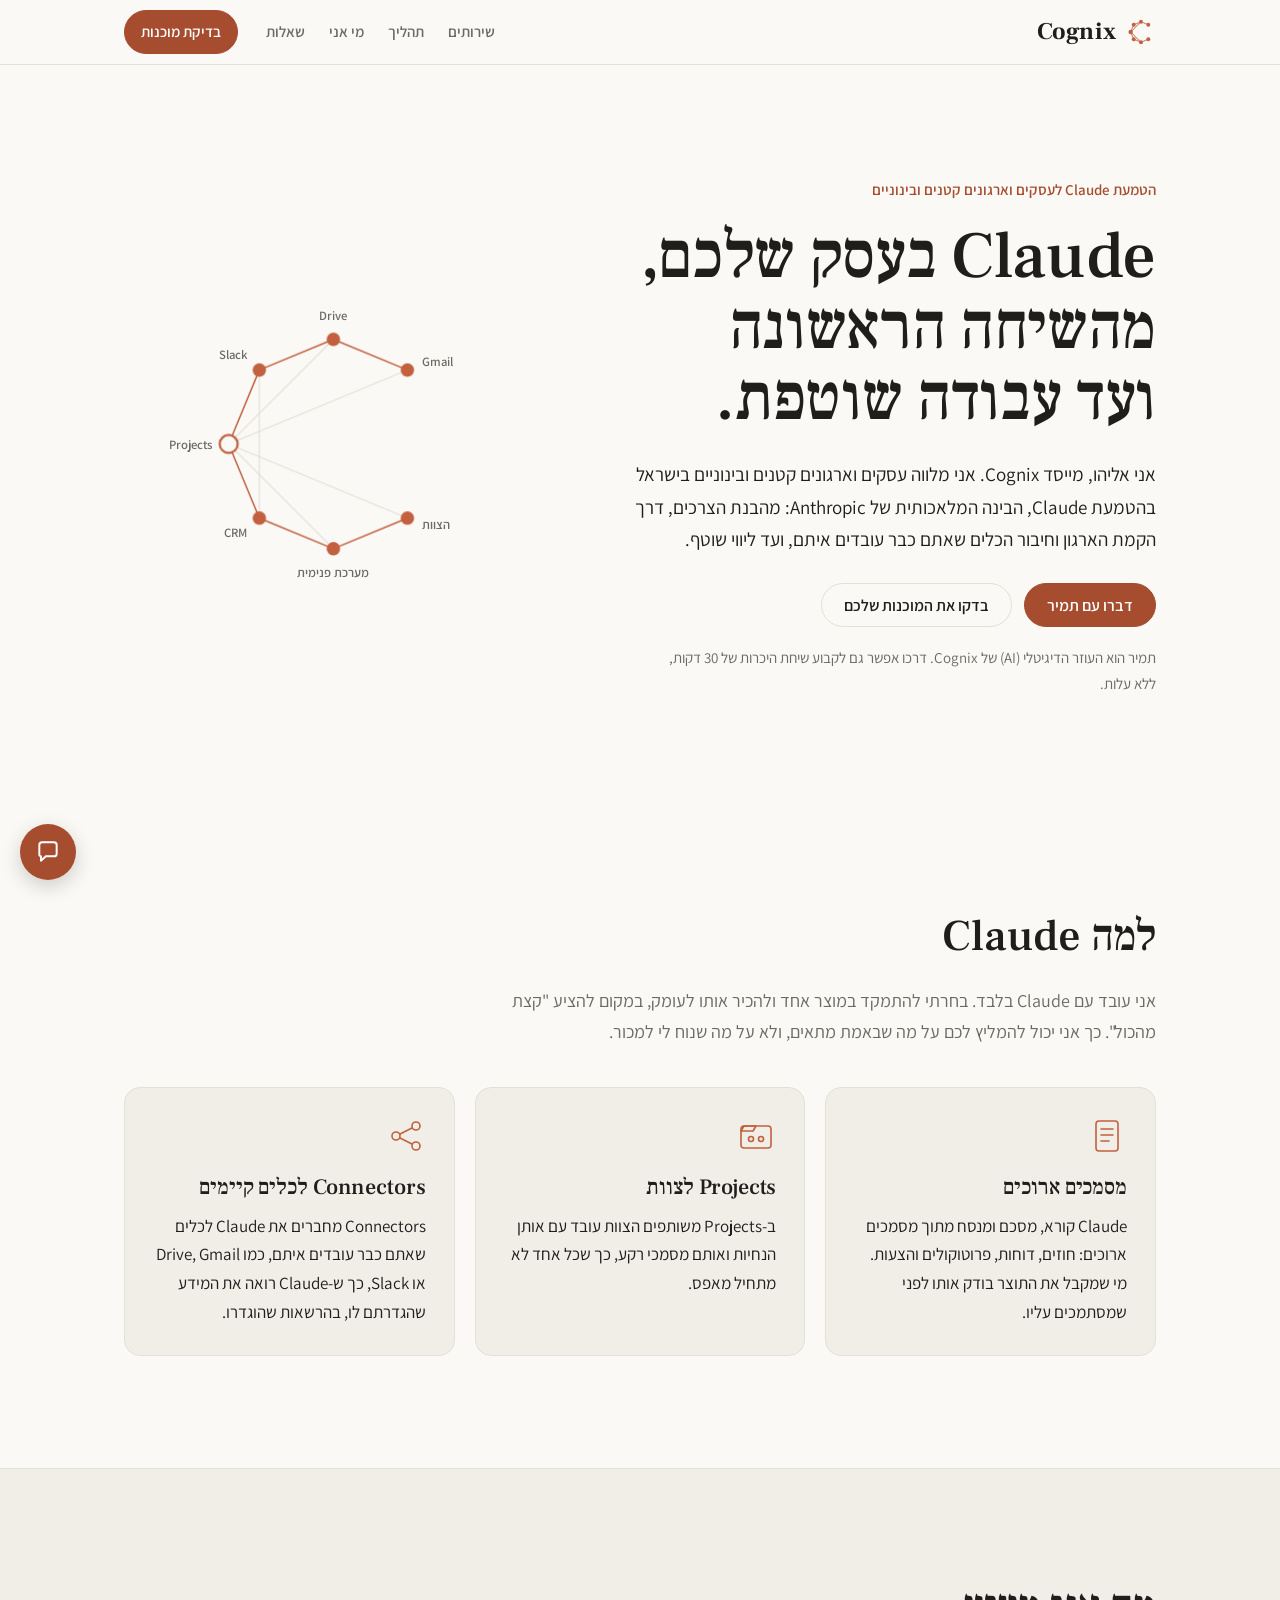
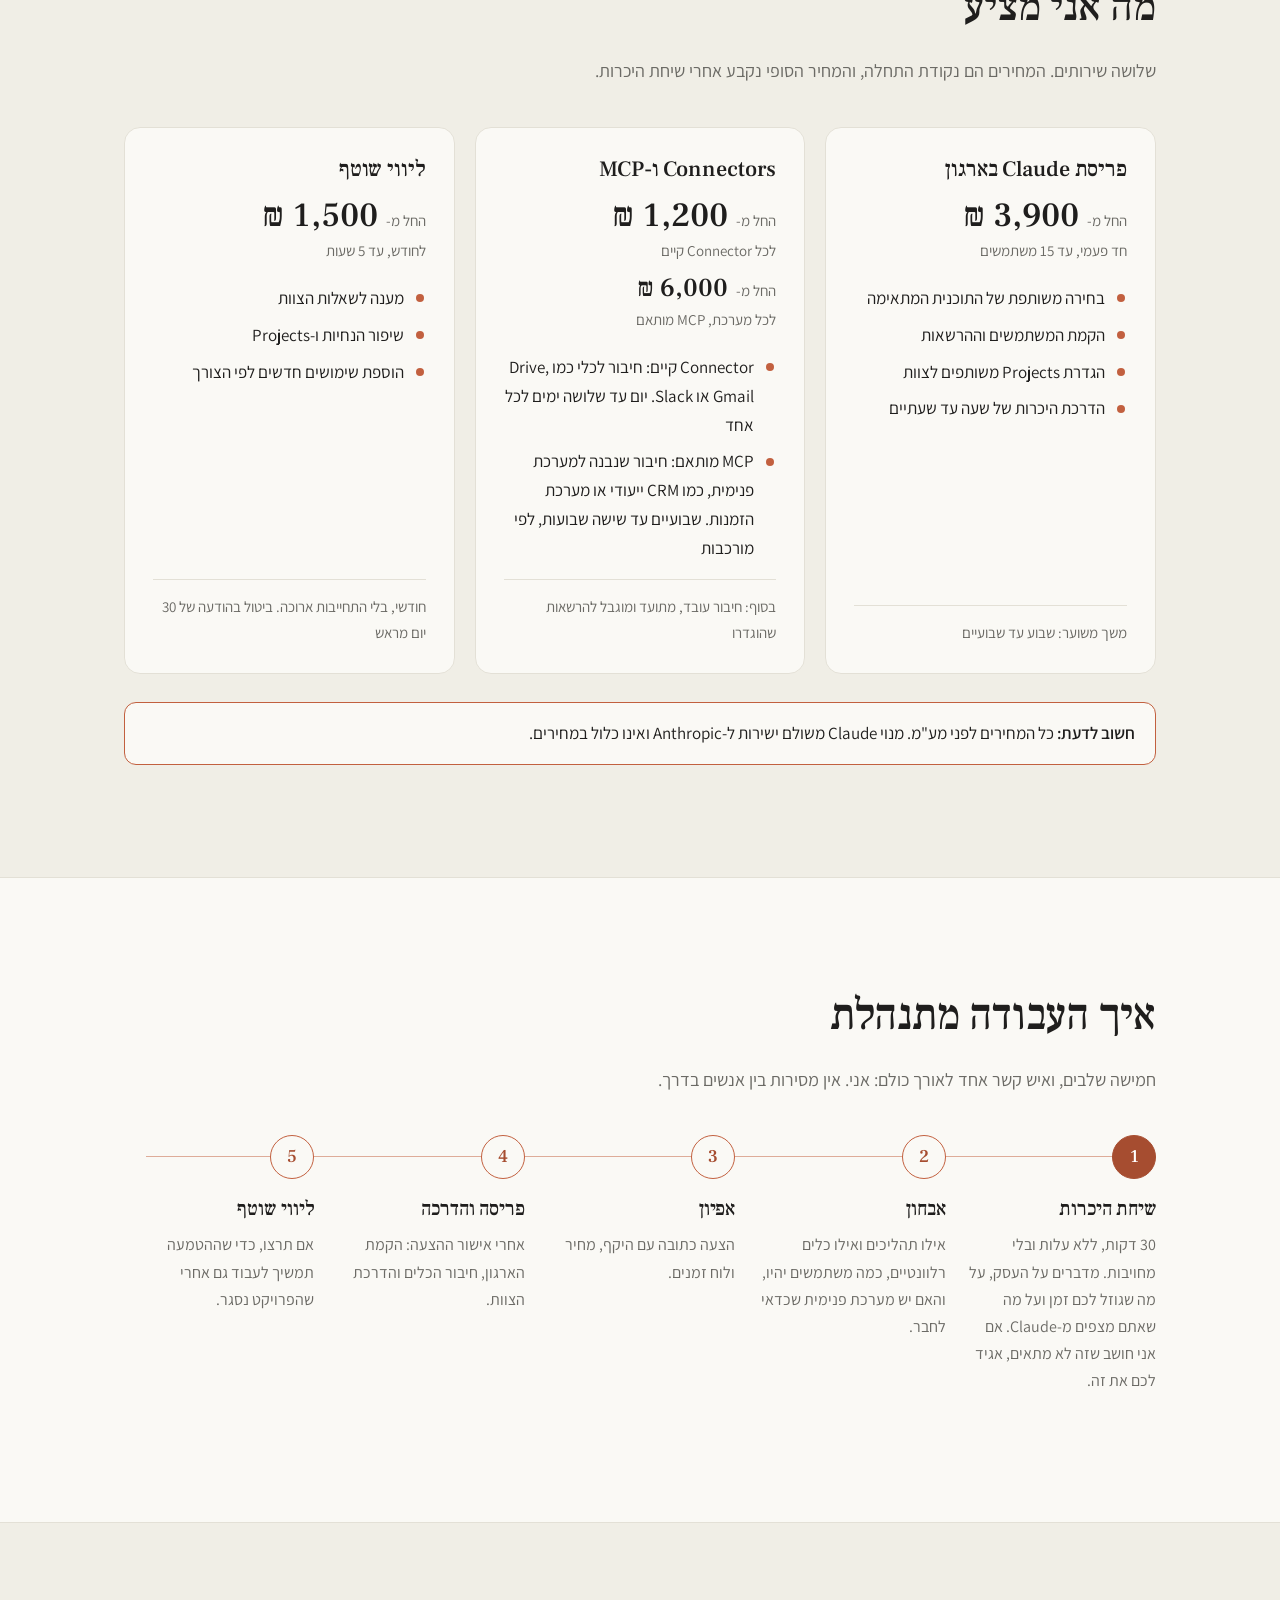
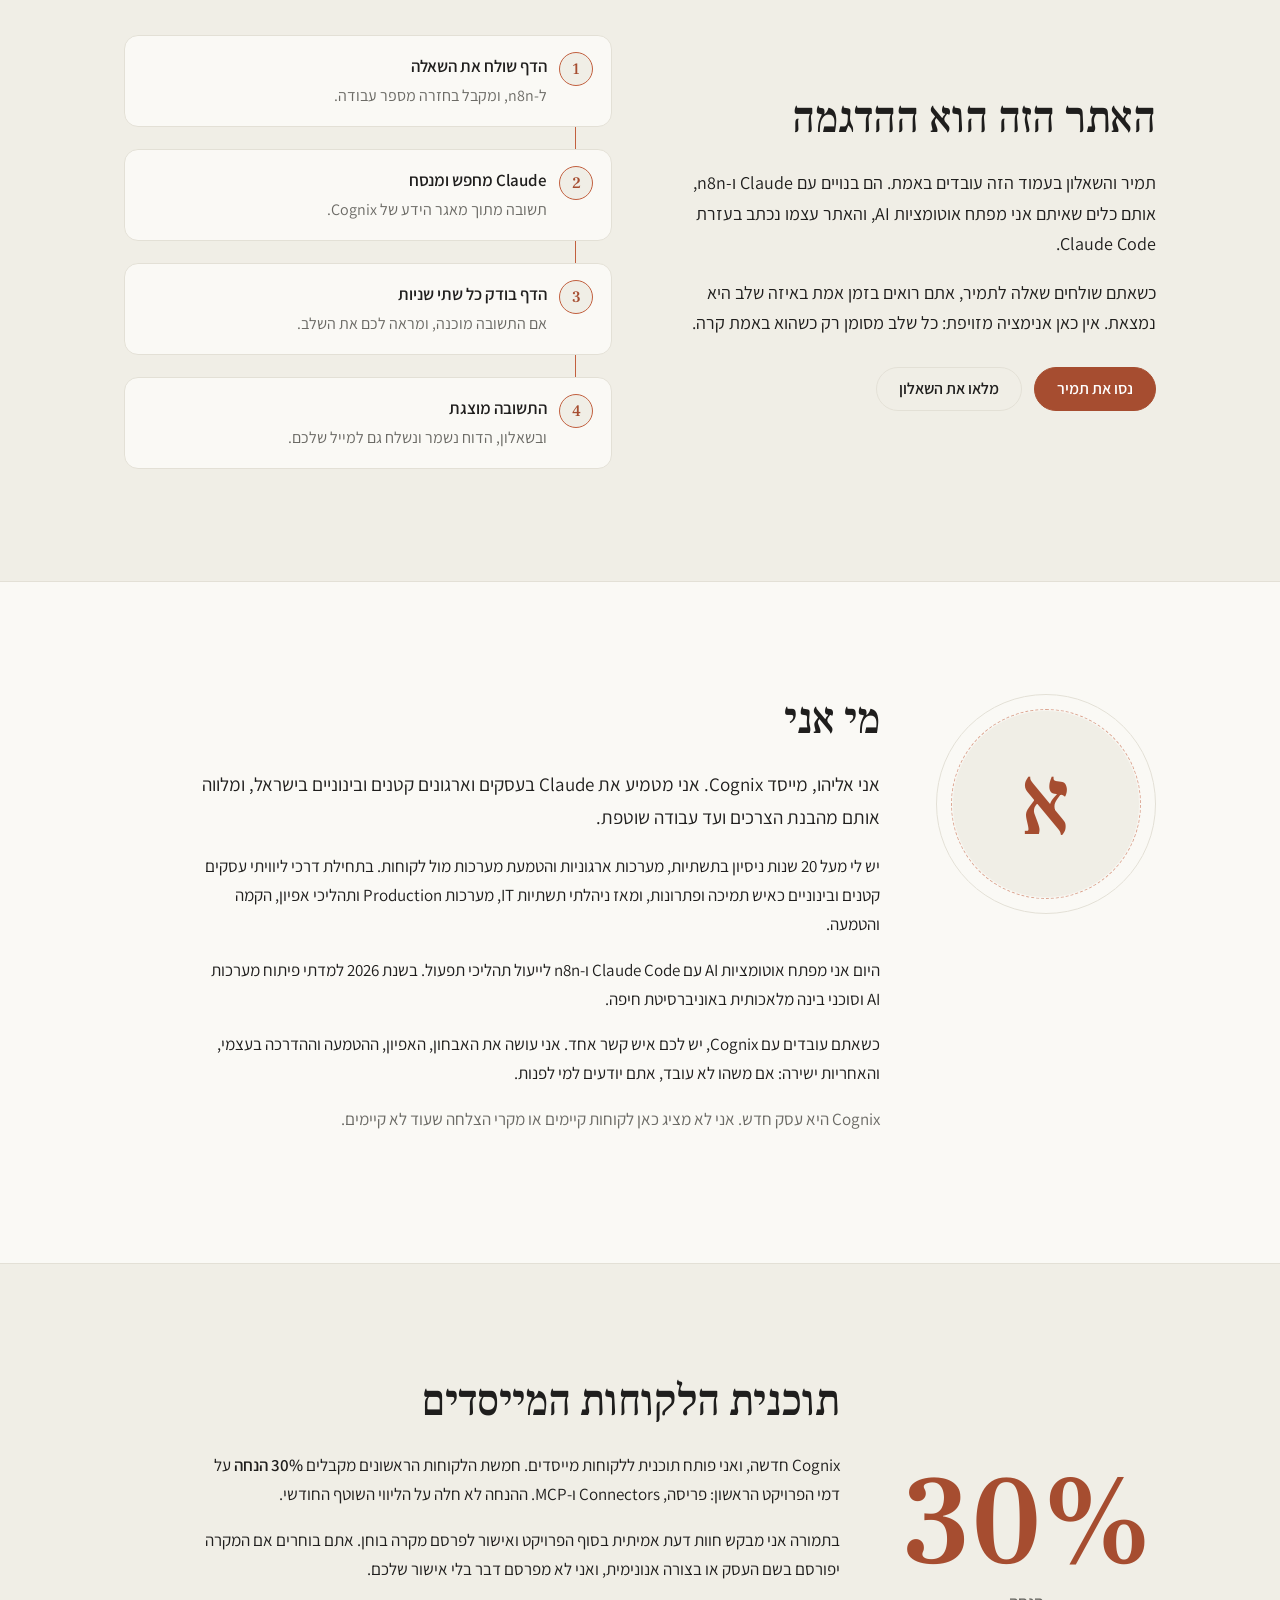
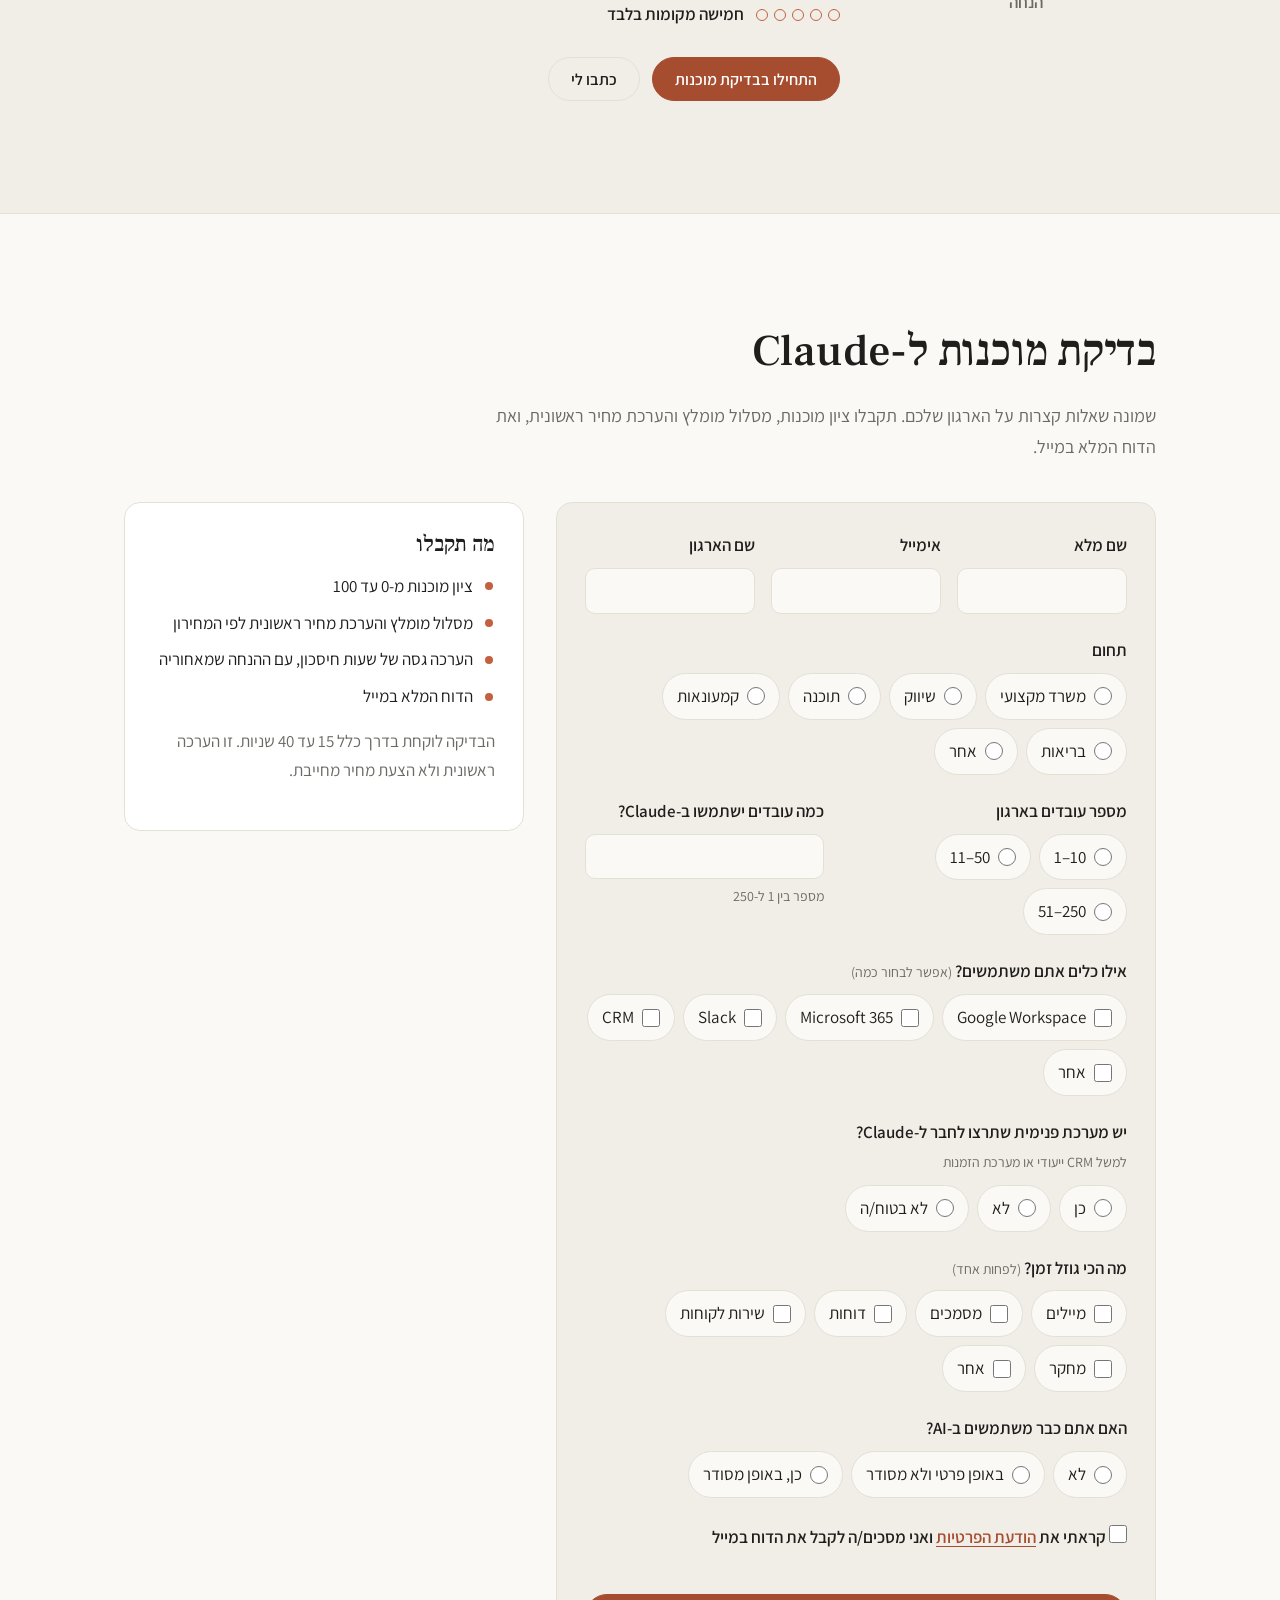
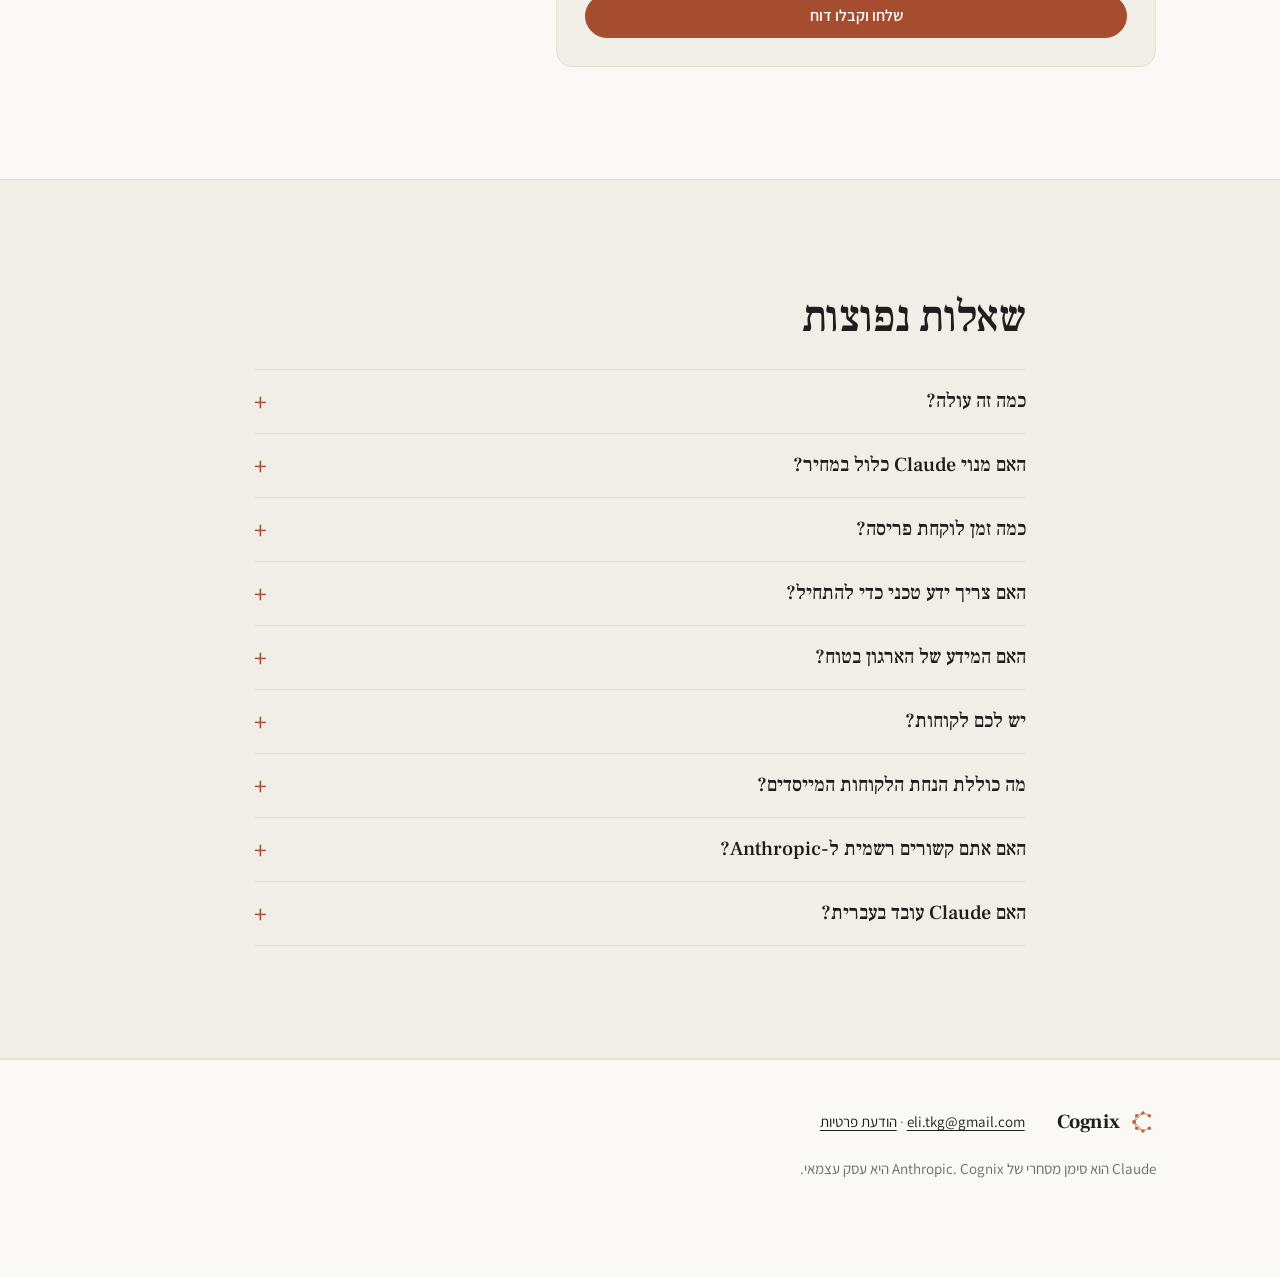
<file: index.html>
<!doctype html>
<html lang="he" dir="rtl">
<head>
  <meta charset="utf-8">
  <meta name="viewport" content="width=device-width, initial-scale=1, viewport-fit=cover">
  <title>Cognix | הטמעת Claude לעסקים קטנים ובינוניים</title>
  <meta name="description" content="אליהו, מייסד Cognix, מטמיע את Claude של Anthropic בעסקים וארגונים קטנים ובינוניים בישראל: פריסה, חיבור Connectors ו-MCP וליווי שוטף.">
  <meta name="color-scheme" content="light dark">
  <meta name="robots" content="noindex">
  <meta name="theme-color" content="#FAF9F5" media="(prefers-color-scheme: light)">
  <meta name="theme-color" content="#1F1E1D" media="(prefers-color-scheme: dark)">
  <link rel="icon" href="assets/favicon.svg" type="image/svg+xml">
  <link rel="preconnect" href="https://fonts.googleapis.com">
  <link rel="preconnect" href="https://fonts.gstatic.com" crossorigin>
  <link rel="stylesheet" href="https://fonts.googleapis.com/css2?family=Assistant:wght@400;600&family=Frank+Ruhl+Libre:wght@500;700&display=swap">
  <link rel="stylesheet" href="style.css">
</head>
<body>
  <a class="skip" href="#main">דלגו לתוכן</a>

  <header class="site-head">
    <div class="wrap head-row">
      <a class="brand" href="#top" aria-label="Cognix, לראש העמוד">
        <img src="assets/logo.svg" alt="" width="30" height="30">
        <span>Cognix</span>
      </a>
      <nav class="head-nav" aria-label="ניווט ראשי">
        <a href="#services">שירותים</a>
        <a href="#process">תהליך</a>
        <a href="#about">מי אני</a>
        <a href="#faq">שאלות</a>
      </nav>
      <a class="btn btn-sm" href="#readiness">בדיקת מוכנות</a>
    </div>
  </header>

  <main id="main">
    <!-- Hero -->
    <section id="top" class="hero" aria-labelledby="heroTitle">
      <div class="wrap hero-grid">
        <div class="hero-copy">
          <p class="kicker">הטמעת Claude לעסקים וארגונים קטנים ובינוניים</p>
          <h1 id="heroTitle">Claude בעסק שלכם, מהשיחה הראשונה ועד עבודה שוטפת.</h1>
          <p class="lead">אני אליהו, מייסד Cognix. אני מלווה עסקים וארגונים קטנים ובינוניים בישראל בהטמעת Claude, הבינה המלאכותית של Anthropic: מהבנת הצרכים, דרך הקמת הארגון וחיבור הכלים שאתם כבר עובדים איתם, ועד ליווי שוטף.</p>
          <div class="hero-actions">
            <button type="button" class="btn" data-open-chat>דברו עם תמיר</button>
            <a class="btn btn-ghost" href="#readiness">בדקו את המוכנות שלכם</a>
          </div>
          <p class="hero-note">תמיר הוא העוזר הדיגיטלי (AI) של Cognix. דרכו אפשר גם לקבוע שיחת היכרות של 30 דקות, ללא עלות.</p>
        </div>

        <figure class="hero-net" aria-hidden="true">
          <svg viewBox="-80 -10 560 420" class="net">
            <g class="net-chords">
              <line x1="200" y1="60" x2="60" y2="200"/>
              <line x1="60" y1="200" x2="200" y2="340"/>
              <line x1="101" y1="101" x2="101" y2="299"/>
              <line x1="299" y1="101" x2="60" y2="200"/>
              <line x1="299" y1="299" x2="60" y2="200"/>
            </g>
            <polyline class="net-arc" pathLength="1" points="299,101 200,60 101,101 60,200 101,299 200,340 299,299"/>
            <g class="net-nodes">
              <circle style="--i:0" cx="299" cy="101" r="9"/>
              <circle style="--i:1" cx="200" cy="60" r="9"/>
              <circle style="--i:2" cx="101" cy="101" r="9"/>
              <circle style="--i:3" cx="60" cy="200" r="12"/>
              <circle style="--i:4" cx="101" cy="299" r="9"/>
              <circle style="--i:5" cx="200" cy="340" r="9"/>
              <circle style="--i:6" cx="299" cy="299" r="9"/>
            </g>
            <g class="net-labels">
              <text x="318" y="96" text-anchor="start">Gmail</text>
              <text x="200" y="34" text-anchor="middle">Drive</text>
              <text x="84" y="86" text-anchor="end">Slack</text>
              <text x="38" y="206" text-anchor="end">Projects</text>
              <text x="84" y="324" text-anchor="end">CRM</text>
              <text x="200" y="378" text-anchor="middle">מערכת פנימית</text>
              <text x="318" y="314" text-anchor="start">הצוות</text>
            </g>
          </svg>
          <figcaption class="sr-only">איור: הכלים שאפשר לחבר ל-Claude בארגון.</figcaption>
        </figure>
      </div>
    </section>

    <!-- Why Claude -->
    <section id="why" class="section" aria-labelledby="whyTitle">
      <div class="wrap">
        <header class="sec-head">
          <h2 id="whyTitle">למה Claude</h2>
          <p>אני עובד עם Claude בלבד. בחרתי להתמקד במוצר אחד ולהכיר אותו לעומק, במקום להציע "קצת מהכול". כך אני יכול להמליץ לכם על מה שבאמת מתאים, ולא על מה שנוח לי למכור.</p>
        </header>
        <div class="cards cards-3">
          <article class="card">
            <svg class="card-ico" viewBox="0 0 40 40" aria-hidden="true"><rect x="9" y="5" width="22" height="30" rx="3"/><line x1="14" y1="13" x2="26" y2="13"/><line x1="14" y1="19" x2="26" y2="19"/><line x1="14" y1="25" x2="22" y2="25"/></svg>
            <h3>מסמכים ארוכים</h3>
            <p>Claude קורא, מסכם ומנסח מתוך מסמכים ארוכים: חוזים, דוחות, פרוטוקולים והצעות. מי שמקבל את התוצר בודק אותו לפני שמסתמכים עליו.</p>
          </article>
          <article class="card">
            <svg class="card-ico" viewBox="0 0 40 40" aria-hidden="true"><rect x="5" y="10" width="30" height="22" rx="3"/><path d="M5 15h12l3-5h-12z"/><circle cx="15" cy="23" r="2.5"/><circle cx="25" cy="23" r="2.5"/></svg>
            <h3>Projects לצוות</h3>
            <p>ב-Projects משותפים הצוות עובד עם אותן הנחיות ואותם מסמכי רקע, כך שכל אחד לא מתחיל מאפס.</p>
          </article>
          <article class="card">
            <svg class="card-ico" viewBox="0 0 40 40" aria-hidden="true"><circle cx="10" cy="20" r="4"/><circle cx="30" cy="10" r="4"/><circle cx="30" cy="30" r="4"/><line x1="14" y1="18" x2="26" y2="12"/><line x1="14" y1="22" x2="26" y2="28"/></svg>
            <h3>Connectors לכלים קיימים</h3>
            <p>Connectors מחברים את Claude לכלים שאתם כבר עובדים איתם, כמו Drive, Gmail או Slack, כך ש-Claude רואה את המידע שהגדרתם לו, בהרשאות שהוגדרו.</p>
          </article>
        </div>
      </div>
    </section>

    <!-- Services -->
    <section id="services" class="section section-alt" aria-labelledby="servicesTitle">
      <div class="wrap">
        <header class="sec-head">
          <h2 id="servicesTitle">מה אני מציע</h2>
          <p>שלושה שירותים. המחירים הם נקודת התחלה, והמחיר הסופי נקבע אחרי שיחת היכרות.</p>
        </header>
        <div class="cards cards-3">
          <article class="card service">
            <h3>פריסת Claude בארגון</h3>
            <p class="price"><span class="from">החל מ-</span><b>3,900 ₪</b><span class="unit">חד פעמי, עד 15 משתמשים</span></p>
            <ul class="ticks">
              <li>בחירה משותפת של התוכנית המתאימה</li>
              <li>הקמת המשתמשים וההרשאות</li>
              <li>הגדרת Projects משותפים לצוות</li>
              <li>הדרכת היכרות של שעה עד שעתיים</li>
            </ul>
            <p class="dur">משך משוער: שבוע עד שבועיים</p>
          </article>
          <article class="card service">
            <h3>Connectors ו-MCP</h3>
            <p class="price"><span class="from">החל מ-</span><b>1,200 ₪</b><span class="unit">לכל Connector קיים</span></p>
            <p class="price price-2"><span class="from">החל מ-</span><b>6,000 ₪</b><span class="unit">לכל מערכת, MCP מותאם</span></p>
            <ul class="ticks">
              <li>Connector קיים: חיבור לכלי כמו Drive, Gmail או Slack. יום עד שלושה ימים לכל אחד</li>
              <li>MCP מותאם: חיבור שנבנה למערכת פנימית, כמו CRM ייעודי או מערכת הזמנות. שבועיים עד שישה שבועות, לפי מורכבות</li>
            </ul>
            <p class="dur">בסוף: חיבור עובד, מתועד ומוגבל להרשאות שהוגדרו</p>
          </article>
          <article class="card service">
            <h3>ליווי שוטף</h3>
            <p class="price"><span class="from">החל מ-</span><b>1,500 ₪</b><span class="unit">לחודש, עד 5 שעות</span></p>
            <ul class="ticks">
              <li>מענה לשאלות הצוות</li>
              <li>שיפור הנחיות ו-Projects</li>
              <li>הוספת שימושים חדשים לפי הצורך</li>
            </ul>
            <p class="dur">חודשי, בלי התחייבות ארוכה. ביטול בהודעה של 30 יום מראש</p>
          </article>
        </div>
        <p class="price-note"><b>חשוב לדעת:</b> כל המחירים לפני מע"מ. מנוי Claude משולם ישירות ל-Anthropic ואינו כלול במחירים.</p>
      </div>
    </section>

    <!-- Process -->
    <section id="process" class="section" aria-labelledby="processTitle">
      <div class="wrap">
        <header class="sec-head">
          <h2 id="processTitle">איך העבודה מתנהלת</h2>
          <p>חמישה שלבים, ואיש קשר אחד לאורך כולם: אני. אין מסירות בין אנשים בדרך.</p>
        </header>
        <ol class="timeline">
          <li>
            <span class="tl-dot" aria-hidden="true"></span>
            <h3>שיחת היכרות</h3>
            <p>30 דקות, ללא עלות ובלי מחויבות. מדברים על העסק, על מה שגוזל לכם זמן ועל מה שאתם מצפים מ-Claude. אם אני חושב שזה לא מתאים, אגיד לכם את זה.</p>
          </li>
          <li>
            <span class="tl-dot" aria-hidden="true"></span>
            <h3>אבחון</h3>
            <p>אילו תהליכים ואילו כלים רלוונטיים, כמה משתמשים יהיו, והאם יש מערכת פנימית שכדאי לחבר.</p>
          </li>
          <li>
            <span class="tl-dot" aria-hidden="true"></span>
            <h3>אפיון</h3>
            <p>הצעה כתובה עם היקף, מחיר ולוח זמנים.</p>
          </li>
          <li>
            <span class="tl-dot" aria-hidden="true"></span>
            <h3>פריסה והדרכה</h3>
            <p>אחרי אישור ההצעה: הקמת הארגון, חיבור הכלים והדרכת הצוות.</p>
          </li>
          <li>
            <span class="tl-dot" aria-hidden="true"></span>
            <h3>ליווי שוטף</h3>
            <p>אם תרצו, כדי שההטמעה תמשיך לעבוד גם אחרי שהפרויקט נסגר.</p>
          </li>
        </ol>
      </div>
    </section>

    <!-- Live demo -->
    <section id="demo" class="section section-alt" aria-labelledby="demoTitle">
      <div class="wrap demo-grid">
        <div>
          <h2 id="demoTitle">האתר הזה הוא ההדגמה</h2>
          <p>תמיר והשאלון בעמוד הזה עובדים באמת. הם בנויים עם Claude ו-n8n, אותם כלים שאיתם אני מפתח אוטומציות AI, והאתר עצמו נכתב בעזרת Claude Code.</p>
          <p>כשאתם שולחים שאלה לתמיר, אתם רואים בזמן אמת באיזה שלב היא נמצאת. אין כאן אנימציה מזויפת: כל שלב מסומן רק כשהוא באמת קרה.</p>
          <div class="hero-actions">
            <button type="button" class="btn" data-open-chat>נסו את תמיר</button>
            <a class="btn btn-ghost" href="#readiness">מלאו את השאלון</a>
          </div>
        </div>
        <ol class="flow" aria-label="מה קורה כשאתם שולחים שאלה">
          <li><b>הדף שולח את השאלה</b><span>ל-n8n, ומקבל בחזרה מספר עבודה.</span></li>
          <li><b>Claude מחפש ומנסח</b><span>תשובה מתוך מאגר הידע של Cognix.</span></li>
          <li><b>הדף בודק כל שתי שניות</b><span>אם התשובה מוכנה, ומראה לכם את השלב.</span></li>
          <li><b>התשובה מוצגת</b><span>ובשאלון, הדוח נשמר ונשלח גם למייל שלכם.</span></li>
        </ol>
      </div>
    </section>

    <!-- About -->
    <section id="about" class="section" aria-labelledby="aboutTitle">
      <div class="wrap about-grid">
        <div class="about-mark" aria-hidden="true">
          <span class="initial">א</span>
        </div>
        <div>
          <h2 id="aboutTitle">מי אני</h2>
          <p class="lead">אני אליהו, מייסד Cognix. אני מטמיע את Claude בעסקים וארגונים קטנים ובינוניים בישראל, ומלווה אותם מהבנת הצרכים ועד עבודה שוטפת.</p>
          <p>יש לי מעל 20 שנות ניסיון בתשתיות, מערכות ארגוניות והטמעת מערכות מול לקוחות. בתחילת דרכי ליוויתי עסקים קטנים ובינוניים כאיש תמיכה ופתרונות, ומאז ניהלתי תשתיות IT, מערכות Production ותהליכי אפיון, הקמה והטמעה.</p>
          <p>היום אני מפתח אוטומציות AI עם Claude Code ו-n8n לייעול תהליכי תפעול. בשנת 2026 למדתי פיתוח מערכות AI וסוכני בינה מלאכותית באוניברסיטת חיפה.</p>
          <p>כשאתם עובדים עם Cognix, יש לכם איש קשר אחד. אני עושה את האבחון, האפיון, ההטמעה וההדרכה בעצמי, והאחריות ישירה: אם משהו לא עובד, אתם יודעים למי לפנות.</p>
          <p class="muted">Cognix היא עסק חדש. אני לא מציג כאן לקוחות קיימים או מקרי הצלחה שעוד לא קיימים.</p>
        </div>
      </div>
    </section>

    <!-- Founding clients -->
    <section id="founding" class="section section-alt" aria-labelledby="foundingTitle">
      <div class="wrap founding">
        <div class="founding-num" aria-hidden="true"><b>30%</b><span>הנחה</span></div>
        <div>
          <h2 id="foundingTitle">תוכנית הלקוחות המייסדים</h2>
          <p>Cognix חדשה, ואני פותח תוכנית ללקוחות מייסדים. חמשת הלקוחות הראשונים מקבלים <b>30% הנחה</b> על דמי הפרויקט הראשון: פריסה, Connectors ו-MCP. ההנחה לא חלה על הליווי השוטף החודשי.</p>
          <p>בתמורה אני מבקש חוות דעת אמיתית בסוף הפרויקט ואישור לפרסם מקרה בוחן. אתם בוחרים אם המקרה יפורסם בשם העסק או בצורה אנונימית, ואני לא מפרסם דבר בלי אישור שלכם.</p>
          <p class="spots"><span class="spot-dots" aria-hidden="true"><i></i><i></i><i></i><i></i><i></i></span>חמישה מקומות בלבד</p>
          <div class="hero-actions">
            <a class="btn" href="#readiness">התחילו בבדיקת מוכנות</a>
            <a class="btn btn-ghost" href="mailto:eli.tkg@gmail.com?subject=%D7%AA%D7%95%D7%9B%D7%A0%D7%99%D7%AA%20%D7%94%D7%9C%D7%A7%D7%95%D7%97%D7%95%D7%AA%20%D7%94%D7%9E%D7%99%D7%99%D7%A1%D7%93%D7%99%D7%9D">כתבו לי</a>
          </div>
        </div>
      </div>
    </section>

    <!-- Readiness -->
    <section id="readiness" class="section" aria-labelledby="readinessTitle">
      <div class="wrap">
        <header class="sec-head">
          <h2 id="readinessTitle">בדיקת מוכנות ל-Claude</h2>
          <p>שמונה שאלות קצרות על הארגון שלכם. תקבלו ציון מוכנות, מסלול מומלץ והערכת מחיר ראשונית, ואת הדוח המלא במייל.</p>
        </header>

        <div class="fit-grid">
          <form id="fitForm" class="fit-form" novalidate>
            <div class="row-3">
              <div class="field" data-field="name">
                <label for="f-name">שם מלא</label>
                <input id="f-name" name="name" type="text" autocomplete="name" required minlength="2" maxlength="80" data-msg="נא למלא שם מלא." aria-describedby="err-name">
                <p class="field-error" id="err-name" hidden></p>
              </div>
              <div class="field" data-field="email">
                <label for="f-email">אימייל</label>
                <input id="f-email" name="email" type="email" dir="ltr" autocomplete="email" required maxlength="120" data-msg="כתובת האימייל לא תקינה." aria-describedby="err-email">
                <p class="field-error" id="err-email" hidden></p>
              </div>
              <div class="field" data-field="org">
                <label for="f-org">שם הארגון</label>
                <input id="f-org" name="org" type="text" autocomplete="organization" required minlength="2" maxlength="100" data-msg="נא למלא את שם הארגון." aria-describedby="err-org">
                <p class="field-error" id="err-org" hidden></p>
              </div>
            </div>

            <fieldset class="field" data-field="industry" aria-describedby="err-industry">
              <legend>תחום</legend>
              <div class="opts">
                <label class="opt"><input type="radio" name="industry" value="professional" required data-msg="נא לבחור תחום."><span>משרד מקצועי</span></label>
                <label class="opt"><input type="radio" name="industry" value="marketing"><span>שיווק</span></label>
                <label class="opt"><input type="radio" name="industry" value="software"><span>תוכנה</span></label>
                <label class="opt"><input type="radio" name="industry" value="retail"><span>קמעונאות</span></label>
                <label class="opt"><input type="radio" name="industry" value="health"><span>בריאות</span></label>
                <label class="opt"><input type="radio" name="industry" value="other"><span>אחר</span></label>
              </div>
              <p class="field-error" id="err-industry" hidden></p>
            </fieldset>

            <div class="row-2">
              <fieldset class="field" data-field="size" aria-describedby="err-size">
                <legend>מספר עובדים בארגון</legend>
                <div class="opts">
                  <label class="opt"><input type="radio" name="size" value="1-10" required data-msg="נא לבחור את גודל הארגון."><span dir="ltr">1–10</span></label>
                  <label class="opt"><input type="radio" name="size" value="11-50"><span dir="ltr">11–50</span></label>
                  <label class="opt"><input type="radio" name="size" value="51-250"><span dir="ltr">51–250</span></label>
                </div>
                <p class="field-error" id="err-size" hidden></p>
              </fieldset>
              <div class="field" data-field="users">
                <label for="f-users">כמה עובדים ישתמשו ב-Claude?</label>
                <input id="f-users" name="users" type="number" inputmode="numeric" min="1" max="250" step="1" required data-msg="מספר המשתמשים צריך להיות בין 1 ל-250." aria-describedby="users-hint err-users">
                <p class="hint" id="users-hint">מספר בין 1 ל-250</p>
                <p class="field-error" id="err-users" hidden></p>
              </div>
            </div>

            <fieldset class="field" data-field="tools" aria-describedby="err-tools">
              <legend>אילו כלים אתם משתמשים? <span class="hint-inline">(אפשר לבחור כמה)</span></legend>
              <div class="opts">
                <label class="opt"><input type="checkbox" name="tools" value="google"><span>Google Workspace</span></label>
                <label class="opt"><input type="checkbox" name="tools" value="microsoft"><span>Microsoft 365</span></label>
                <label class="opt"><input type="checkbox" name="tools" value="slack"><span>Slack</span></label>
                <label class="opt"><input type="checkbox" name="tools" value="crm"><span>CRM</span></label>
                <label class="opt"><input type="checkbox" name="tools" value="other"><span>אחר</span></label>
              </div>
              <p class="field-error" id="err-tools" hidden></p>
            </fieldset>

            <fieldset class="field" data-field="internal" aria-describedby="internal-hint err-internal">
              <legend>יש מערכת פנימית שתרצו לחבר ל-Claude?</legend>
              <p class="hint" id="internal-hint">למשל CRM ייעודי או מערכת הזמנות</p>
              <div class="opts">
                <label class="opt"><input type="radio" name="internal" value="yes" required data-msg="נא לבחור אחת מהאפשרויות."><span>כן</span></label>
                <label class="opt"><input type="radio" name="internal" value="no"><span>לא</span></label>
                <label class="opt"><input type="radio" name="internal" value="unsure"><span>לא בטוח/ה</span></label>
              </div>
              <p class="field-error" id="err-internal" hidden></p>
            </fieldset>

            <fieldset class="field" data-field="painPoints" aria-describedby="err-painPoints">
              <legend>מה הכי גוזל זמן? <span class="hint-inline">(לפחות אחד)</span></legend>
              <div class="opts">
                <label class="opt"><input type="checkbox" name="painPoints" value="email"><span>מיילים</span></label>
                <label class="opt"><input type="checkbox" name="painPoints" value="docs"><span>מסמכים</span></label>
                <label class="opt"><input type="checkbox" name="painPoints" value="reports"><span>דוחות</span></label>
                <label class="opt"><input type="checkbox" name="painPoints" value="support"><span>שירות לקוחות</span></label>
                <label class="opt"><input type="checkbox" name="painPoints" value="research"><span>מחקר</span></label>
                <label class="opt"><input type="checkbox" name="painPoints" value="other"><span>אחר</span></label>
              </div>
              <p class="field-error" id="err-painPoints" hidden></p>
            </fieldset>

            <fieldset class="field" data-field="aiUse" aria-describedby="err-aiUse">
              <legend>האם אתם כבר משתמשים ב-AI?</legend>
              <div class="opts">
                <label class="opt"><input type="radio" name="aiUse" value="none" required data-msg="נא לבחור אחת מהאפשרויות."><span>לא</span></label>
                <label class="opt"><input type="radio" name="aiUse" value="informal"><span>באופן פרטי ולא מסודר</span></label>
                <label class="opt"><input type="radio" name="aiUse" value="organized"><span>כן, באופן מסודר</span></label>
              </div>
              <p class="field-error" id="err-aiUse" hidden></p>
            </fieldset>

            <div class="hp" aria-hidden="true">
              <label for="f-website">אתר (השאירו ריק)</label>
              <input id="f-website" name="website" type="text" tabindex="-1" autocomplete="off">
            </div>

            <div class="field" data-field="consent">
              <label class="consent" for="f-consent">
                <input id="f-consent" name="consent" type="checkbox" required data-msg="נא לאשר את הודעת הפרטיות." aria-describedby="err-consent">
                <span>קראתי את <a href="privacy.html" target="_blank" rel="noopener">הודעת הפרטיות</a> ואני מסכים/ה לקבל את הדוח במייל</span>
              </label>
              <p class="field-error" id="err-consent" hidden></p>
            </div>

            <p id="fitFormError" class="field-error" role="alert" hidden></p>
            <button id="fitSubmit" type="submit" class="btn btn-wide">שלחו וקבלו דוח</button>
          </form>

          <aside id="fitPanel" class="fit-panel" aria-label="תוצאת הבדיקה">
            <div id="fitIntro" class="fit-intro">
              <h3>מה תקבלו</h3>
              <ul class="ticks">
                <li>ציון מוכנות מ-0 עד 100</li>
                <li>מסלול מומלץ והערכת מחיר ראשונית לפי המחירון</li>
                <li>הערכה גסה של שעות חיסכון, עם ההנחה שמאחוריה</li>
                <li>הדוח המלא במייל</li>
              </ul>
              <p class="muted">הבדיקה לוקחת בדרך כלל 15 עד 40 שניות. זו הערכה ראשונית ולא הצעת מחיר מחייבת.</p>
            </div>
          </aside>
        </div>
      </div>
    </section>

    <!-- FAQ -->
    <section id="faq" class="section section-alt" aria-labelledby="faqTitle">
      <div class="wrap faq-wrap">
        <h2 id="faqTitle">שאלות נפוצות</h2>
        <div class="faq">
          <details>
            <summary>כמה זה עולה?</summary>
            <p>המחירים הם החל מ-: פריסה החל מ-3,900 ₪, Connector קיים החל מ-1,200 ₪, MCP מותאם החל מ-6,000 ₪ לכל מערכת, וליווי שוטף החל מ-1,500 ₪ לחודש. כל המחירים לפני מע"מ. המחיר הסופי נקבע אחרי שיחת היכרות.</p>
          </details>
          <details>
            <summary>האם מנוי Claude כלול במחיר?</summary>
            <p>לא. מנוי Claude משולם ישירות ל-Anthropic ואינו כלול במחירים שלי. את התוכנית המתאימה נבחר יחד בשיחת האבחון, לפי מספר המשתמשים והצרכים.</p>
          </details>
          <details>
            <summary>כמה זמן לוקחת פריסה?</summary>
            <p>בדרך כלל שבוע עד שבועיים. חיבור Connector לוקח יום עד שלושה ימים לכל אחד, ו-MCP מותאם שבועיים עד שישה שבועות.</p>
          </details>
          <details>
            <summary>האם צריך ידע טכני כדי להתחיל?</summary>
            <p>לא. אני מקים את הסביבה, ובהדרכת ההיכרות אני מסביר לצוות איך עובדים עם Claude ביומיום.</p>
          </details>
          <details>
            <summary>האם המידע של הארגון בטוח?</summary>
            <p>אני עובד בהרשאות מינימליות, בתוך סביבת Claude שלכם, ולא שומר עותקים של המידע. גישת מנהל שקיבלתי מוחזרת אליכם בסוף הפרויקט. מה Anthropic עושה עם המידע מתועד ב-<a href="https://support.claude.com" target="_blank" rel="noopener noreferrer" dir="ltr">support.claude.com</a>, ושם כדאי לקרוא את המידע העדכני.</p>
          </details>
          <details>
            <summary>יש לכם לקוחות?</summary>
            <p>Cognix היא עסק חדש, ולכן אין עדיין לקוחות להציג. תוכנית הלקוחות המייסדים פתוחה, ובה אני בונה את מקרי הבוחן הראשונים.</p>
          </details>
          <details>
            <summary>מה כוללת הנחת הלקוחות המייסדים?</summary>
            <p>30% הנחה על הפרויקט הראשון (פריסה, Connectors ו-MCP, לא כולל ליווי שוטף) לחמשת הלקוחות הראשונים. בתמורה אני מבקש חוות דעת בסוף הפרויקט ואישור לפרסם מקרה בוחן, בשם העסק או בצורה אנונימית, לפי בחירתכם.</p>
          </details>
          <details>
            <summary>האם אתם קשורים רשמית ל-Anthropic?</summary>
            <p>לא. Cognix היא עסק עצמאי, ו-Claude הוא סימן מסחרי של Anthropic.</p>
          </details>
          <details>
            <summary>האם Claude עובד בעברית?</summary>
            <p>כן, Claude עובד בעברית.</p>
          </details>
        </div>
      </div>
    </section>
  </main>

  <footer class="site-foot">
    <div class="wrap foot-row">
      <div class="brand brand-foot">
        <img src="assets/logo.svg" alt="" width="26" height="26">
        <span>Cognix</span>
      </div>
      <p><a href="mailto:eli.tkg@gmail.com" dir="ltr">eli.tkg@gmail.com</a> · <a href="privacy.html">הודעת פרטיות</a></p>
      <p class="tm">Claude הוא סימן מסחרי של Anthropic. Cognix היא עסק עצמאי.</p>
    </div>
  </footer>

  <!-- Chat -->
  <button id="chatOpen" type="button" class="chat-fab" data-open-chat aria-label="פתיחת צ'אט עם תמיר" aria-haspopup="dialog" aria-controls="chat">
    <svg viewBox="0 0 24 24" aria-hidden="true"><path d="M4 5.5A2.5 2.5 0 0 1 6.5 3h11A2.5 2.5 0 0 1 20 5.5v8a2.5 2.5 0 0 1-2.5 2.5H10l-4.5 4v-4h0A1.5 1.5 0 0 1 4 14.5z"/></svg>
  </button>

  <dialog id="chat" class="chat" aria-labelledby="chatTitle">
    <div class="chat-shell">
      <header class="chat-head">
        <img src="assets/logo.svg" alt="" width="28" height="28">
        <div>
          <h2 id="chatTitle">תמיר</h2>
          <p>העוזר הדיגיטלי (AI) של Cognix · <span id="chatState" class="chat-state">● זמין</span></p>
        </div>
        <button id="chatClose" type="button" class="icon-btn" aria-label="סגירת הצ'אט">
          <svg viewBox="0 0 24 24" aria-hidden="true"><path d="M6 6l12 12M18 6L6 18"/></svg>
        </button>
      </header>
      <div id="messages" class="messages" role="log" aria-live="polite" aria-label="שיחה עם תמיר">
        <div class="bubble bot intro">שלום, אני תמיר, העוזר הדיגיטלי של Cognix. אני עוזר AI ולא אדם. אפשר לשאול אותי על השירותים, על המחירים או על Claude, ואם תרצו, לקבוע שיחת היכרות עם אליהו.</div>
      </div>
      <div id="chips" class="chips" aria-label="שאלות לדוגמה">
        <button type="button" class="chip">כמה עולה פריסה?</button>
        <button type="button" class="chip">מה זה Connector?</button>
        <button type="button" class="chip">אני לא בטוח מה אני צריך</button>
      </div>
      <form id="composer" class="composer">
        <label for="chatInput" class="sr-only">ההודעה שלכם לתמיר</label>
        <textarea id="chatInput" rows="1" maxlength="2000" placeholder="כתבו לתמיר…" autocomplete="off"></textarea>
        <button id="sendBtn" type="submit" class="send" aria-label="שליחה">
          <svg viewBox="0 0 24 24" aria-hidden="true"><path d="M12 19V5M6 11l6-6 6 6"/></svg>
        </button>
      </form>
      <p class="chat-foot">תמיר עלול לטעות. המחיר הסופי נקבע בשיחת היכרות.</p>
    </div>
  </dialog>

  <script src="script.js"></script>
</body>
</html>
</file>
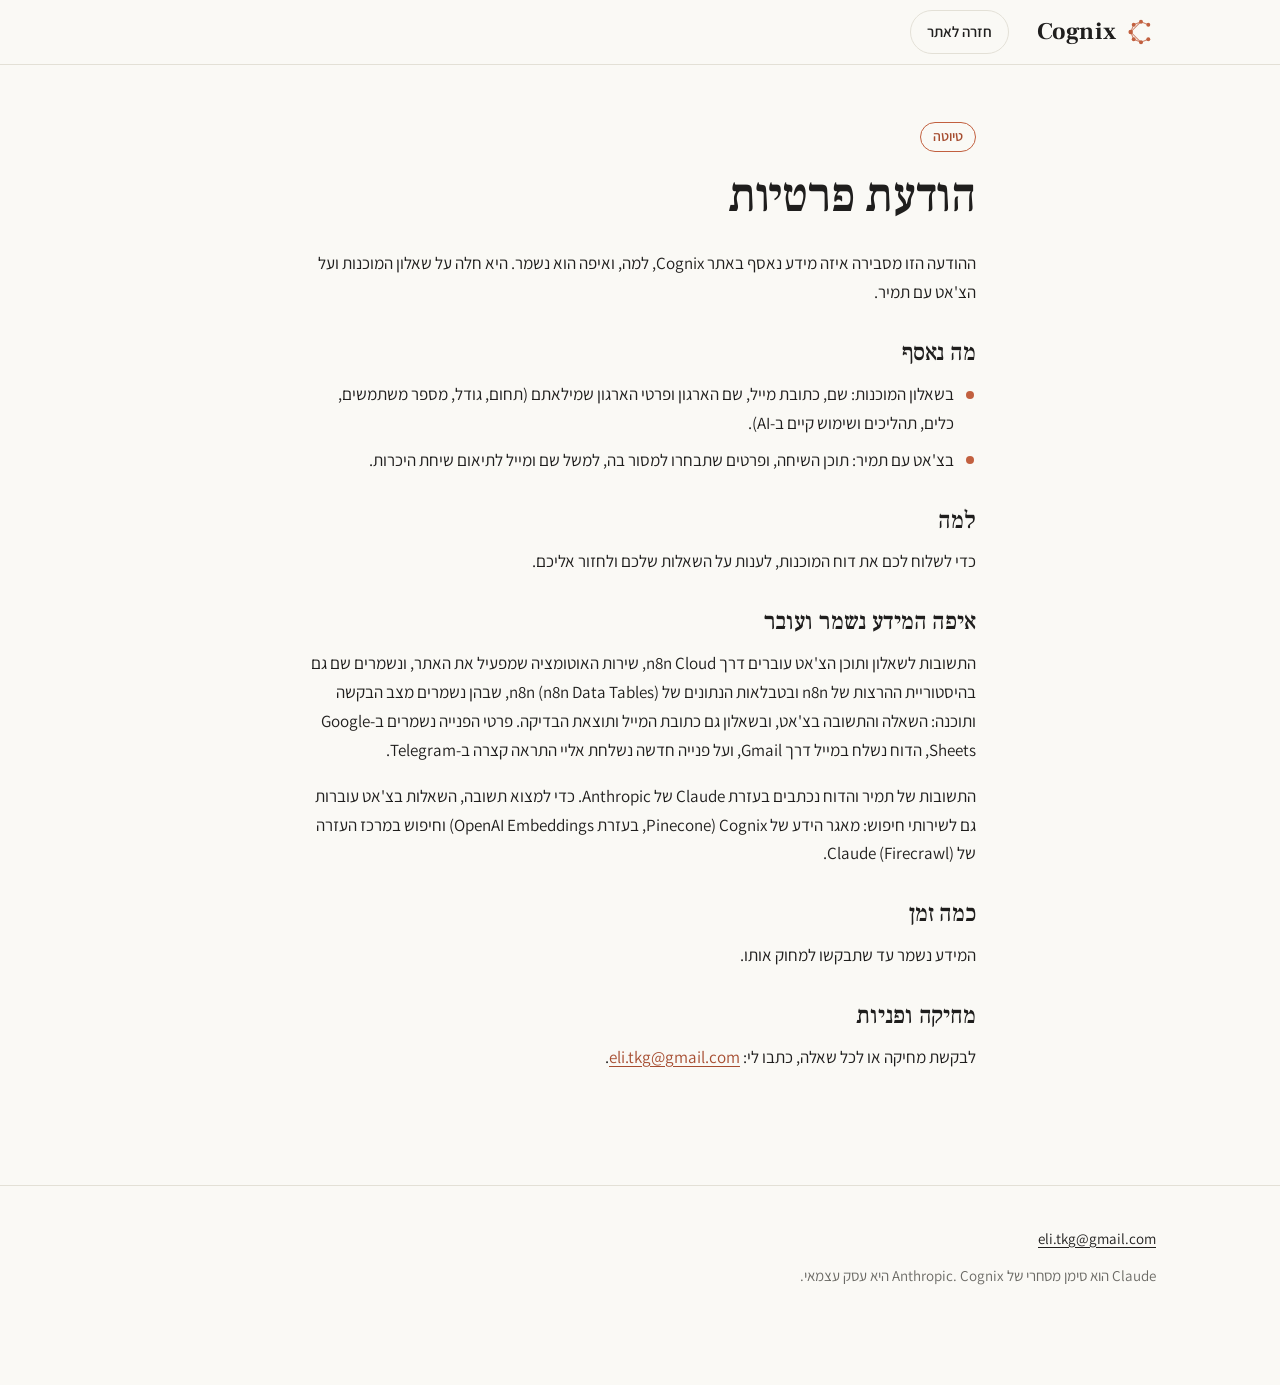
<file: privacy.html>
<!doctype html>
<html lang="he" dir="rtl">
<head>
  <meta charset="utf-8">
  <meta name="viewport" content="width=device-width, initial-scale=1">
  <title>הודעת פרטיות | Cognix</title>
  <meta name="color-scheme" content="light dark">
  <meta name="robots" content="noindex">
  <link rel="icon" href="assets/favicon.svg" type="image/svg+xml">
  <link rel="preconnect" href="https://fonts.googleapis.com">
  <link rel="preconnect" href="https://fonts.gstatic.com" crossorigin>
  <link rel="stylesheet" href="https://fonts.googleapis.com/css2?family=Assistant:wght@400;600&family=Frank+Ruhl+Libre:wght@500;700&display=swap">
  <link rel="stylesheet" href="style.css">
</head>
<body>
  <!-- טיוטה – לבדיקה משפטית לפני השקה -->
  <header class="site-head">
    <div class="wrap head-row">
      <a class="brand" href="index.html" aria-label="Cognix, לעמוד הבית">
        <img src="assets/logo.svg" alt="" width="30" height="30">
        <span>Cognix</span>
      </a>
      <a class="btn btn-sm btn-ghost" href="index.html">חזרה לאתר</a>
    </div>
  </header>

  <main class="wrap doc">
    <p class="draft-tag">טיוטה</p>
    <h1>הודעת פרטיות</h1>
    <p>ההודעה הזו מסבירה איזה מידע נאסף באתר Cognix, למה, ואיפה הוא נשמר. היא חלה על שאלון המוכנות ועל הצ'אט עם תמיר.</p>

    <h2>מה נאסף</h2>
    <ul class="ticks">
      <li>בשאלון המוכנות: שם, כתובת מייל, שם הארגון ופרטי הארגון שמילאתם (תחום, גודל, מספר משתמשים, כלים, תהליכים ושימוש קיים ב-AI).</li>
      <li>בצ'אט עם תמיר: תוכן השיחה, ופרטים שתבחרו למסור בה, למשל שם ומייל לתיאום שיחת היכרות.</li>
    </ul>

    <h2>למה</h2>
    <p>כדי לשלוח לכם את דוח המוכנות, לענות על השאלות שלכם ולחזור אליכם.</p>

    <h2>איפה המידע נשמר ועובר</h2>
    <p>התשובות לשאלון ותוכן הצ'אט עוברים דרך n8n Cloud, שירות האוטומציה שמפעיל את האתר, ונשמרים שם גם בהיסטוריית ההרצות של n8n ובטבלאות הנתונים של n8n (n8n Data Tables), שבהן נשמרים מצב הבקשה ותוכנה: השאלה והתשובה בצ'אט, ובשאלון גם כתובת המייל ותוצאת הבדיקה. פרטי הפנייה נשמרים ב-Google Sheets, הדוח נשלח במייל דרך Gmail, ועל פנייה חדשה נשלחת אליי התראה קצרה ב-Telegram.</p>
    <p>התשובות של תמיר והדוח נכתבים בעזרת Claude של Anthropic. כדי למצוא תשובה, השאלות בצ'אט עוברות גם לשירותי חיפוש: מאגר הידע של Cognix (Pinecone, בעזרת OpenAI Embeddings) וחיפוש במרכז העזרה של Claude (Firecrawl).</p>

    <h2>כמה זמן</h2>
    <p>המידע נשמר עד שתבקשו למחוק אותו.</p>

    <h2>מחיקה ופניות</h2>
    <p>לבקשת מחיקה או לכל שאלה, כתבו לי: <a href="mailto:eli.tkg@gmail.com" dir="ltr">eli.tkg@gmail.com</a>.</p>
  </main>

  <footer class="site-foot">
    <div class="wrap foot-row">
      <p><a href="mailto:eli.tkg@gmail.com" dir="ltr">eli.tkg@gmail.com</a></p>
      <p class="tm">Claude הוא סימן מסחרי של Anthropic. Cognix היא עסק עצמאי.</p>
    </div>
  </footer>
</body>
</html>
</file>
<file: style.css>
/* Cognix landing page. Tokens first; dark tokens follow the OS preference. */
:root {
  --bg: #FAF9F5;
  --surface: #F0EEE6;
  --ink: #1F1E1D;
  --muted: #6B6A65;
  --line: #E3E0D6;
  --accent: #C2603F;          /* brand accent: marks, large type, borders */
  --accent-strong: #A64D30;   /* AA on bg/surface for small text and button fill */
  --on-accent: #FFFFFF;
  --ok: #3F7A4F;
  --err: #A3362A;
  --err-bg: #F7E4DF;
  --card: #FFFFFF;
  --radius: 16px;
  --tap: 44px;
  --wrap: 1080px;
  --serif: "Frank Ruhl Libre", "David Libre", Georgia, serif;
  --sans: "Assistant", "Segoe UI", Arial, sans-serif;
  --vvh: 100dvh;
  color-scheme: light;
}
@media (prefers-color-scheme: dark) {
  :root {
    --bg: #1F1E1D;
    --surface: #2A2926;
    --ink: #F0EEE6;
    --muted: #A8A59C;
    --line: #3A3935;
    --accent: #E07A57;
    --accent-strong: #E07A57;
    --on-accent: #1F1E1D;
    --ok: #7FBF8E;
    --err: #F08C7C;
    --err-bg: #3A2522;
    --card: #262522;
    color-scheme: dark;
  }
}

*, *::before, *::after { box-sizing: border-box; }
html { scroll-behavior: smooth; scroll-padding-top: 76px; -webkit-text-size-adjust: 100%; }
body {
  margin: 0;
  background: var(--bg);
  color: var(--ink);
  font: 400 17px/1.7 var(--sans);
  overflow-x: hidden;
}
body:has(dialog[open]) { overflow: hidden; }
h1, h2, h3 { font-family: var(--serif); font-weight: 500; line-height: 1.2; margin: 0 0 .5em; letter-spacing: -.005em; }
h2 { font-size: clamp(30px, 4.2vw, 44px); }
h3 { font-size: 22px; }
p { margin: 0 0 1em; }
a { color: var(--accent-strong); text-underline-offset: 3px; }
b { font-weight: 600; }
img, svg { display: block; }
.muted { color: var(--muted); }
.sr-only { position: absolute; width: 1px; height: 1px; overflow: hidden; clip: rect(0 0 0 0); white-space: nowrap; }
:focus-visible { outline: 2px solid var(--accent-strong); outline-offset: 3px; border-radius: 6px; }

.skip { position: absolute; inset-inline-start: 12px; top: -60px; z-index: 50; background: var(--ink); color: var(--bg); padding: 10px 14px; border-radius: 8px; }
.skip:focus { top: 12px; }

.wrap { max-width: var(--wrap); margin-inline: auto; padding-inline: 24px; }

/* Buttons */
.btn {
  display: inline-flex; align-items: center; justify-content: center; gap: 8px;
  min-height: var(--tap); padding: 10px 22px;
  border: 1px solid var(--accent-strong); border-radius: 999px;
  background: var(--accent-strong); color: var(--on-accent);
  font: 600 16px/1.2 var(--sans); text-decoration: none; cursor: pointer;
  transition: transform .15s ease, background-color .15s ease;
}
.btn:hover { transform: translateY(-1px); }
.btn:disabled { opacity: .55; cursor: progress; transform: none; }
.btn-ghost { background: transparent; color: var(--ink); border-color: var(--line); }
.btn-ghost:hover { border-color: var(--accent); }
.btn-sm { min-height: var(--tap); padding: 8px 16px; font-size: 15px; }
.btn-wide { width: 100%; }

/* Header */
.site-head {
  position: sticky; top: 0; z-index: 20;
  background: color-mix(in srgb, var(--bg) 88%, transparent);
  backdrop-filter: blur(10px);
  border-bottom: 1px solid var(--line);
}
.head-row { display: flex; align-items: center; gap: 28px; min-height: 64px; }
.brand { display: inline-flex; align-items: center; gap: 10px; color: var(--ink); text-decoration: none; font: 700 24px/1 var(--serif); letter-spacing: .01em; min-height: var(--tap); }
.head-nav { display: flex; gap: 24px; margin-inline-start: auto; }
.head-nav a { color: var(--muted); text-decoration: none; font-weight: 600; font-size: 15px; padding-block: 10px; }
.head-nav a:hover { color: var(--ink); }
.head-row > .btn-sm { margin-inline-start: 0; }
@media (max-width: 760px) {
  .head-nav { display: none; }
  .head-row > .btn-sm { margin-inline-start: auto; }
}

/* Hero */
.hero { padding-block: clamp(56px, 9vw, 112px) clamp(48px, 7vw, 88px); }
.hero-grid { display: grid; grid-template-columns: 1.35fr 1fr; gap: 48px; align-items: center; }
.kicker { color: var(--accent-strong); font-weight: 600; font-size: 15px; margin-bottom: 18px; }
.hero h1 { font-size: clamp(38px, 6.2vw, 66px); line-height: 1.08; margin-bottom: 24px; text-wrap: balance; }
.lead { font-size: 19px; color: var(--ink); max-width: 38em; }
.hero-actions { display: flex; flex-wrap: wrap; gap: 12px; margin-top: 28px; }
.hero-note { margin-top: 18px; font-size: 15px; color: var(--muted); max-width: 34em; }

.hero-net { margin: 0; }
.net { width: 100%; height: auto; overflow: visible; direction: ltr; }
.net-chords line { stroke: var(--line); stroke-width: 1.5; }
.net-arc { fill: none; stroke: var(--accent); stroke-width: 2; stroke-linejoin: round; stroke-dasharray: 1; stroke-dashoffset: 0; }
.net-nodes circle { fill: var(--accent); }
.net-nodes circle:nth-child(4) { fill: var(--bg); stroke: var(--accent); stroke-width: 3; }
.net-labels text { fill: var(--muted); font: 600 17px var(--sans); }
@media (prefers-reduced-motion: no-preference) {
  .net-arc { animation: draw 1.6s cubic-bezier(.6,.1,.3,1) both .2s; stroke-dashoffset: 1; }
  .net-nodes circle { animation: pop .5s ease both; animation-delay: calc(.25s + var(--i) * .2s); transform-box: fill-box; transform-origin: center; }
  .net-labels text { animation: fade .6s ease both 1.7s; }
  .net-chords line { animation: fade .8s ease both 1.5s; }
}
@keyframes draw { from { stroke-dashoffset: 1; } to { stroke-dashoffset: 0; } }
@keyframes pop { from { transform: scale(0); opacity: 0; } to { transform: scale(1); opacity: 1; } }
@keyframes fade { from { opacity: 0; } to { opacity: 1; } }

@media (max-width: 860px) {
  .hero-grid { grid-template-columns: 1fr; gap: 28px; }
  .hero-net { order: -1; max-width: 300px; margin-inline: auto; width: 82%; }
  .net-labels text { font-size: 24px; }
}

/* Sections */
.section { padding-block: clamp(64px, 9vw, 112px); }
.section-alt { background: var(--surface); border-block: 1px solid var(--line); }
.sec-head { max-width: 680px; margin-bottom: 40px; }
.sec-head p { color: var(--muted); font-size: 18px; }

.cards { display: grid; gap: 20px; }
.cards-3 { grid-template-columns: repeat(3, minmax(0, 1fr)); }
@media (max-width: 860px) { .cards-3 { grid-template-columns: 1fr; } }
.card { background: var(--surface); border: 1px solid var(--line); border-radius: var(--radius); padding: 28px; }
.section-alt .card { background: var(--bg); }
.card p:last-child { margin-bottom: 0; }
.card-ico { width: 40px; height: 40px; margin-bottom: 18px; fill: none; stroke: var(--accent); stroke-width: 1.6; stroke-linecap: round; stroke-linejoin: round; }

.service { display: flex; flex-direction: column; }
.price { display: flex; flex-wrap: wrap; align-items: baseline; gap: 4px 8px; margin: 4px 0 6px; }
.price .from { color: var(--muted); font-size: 15px; }
.price b { font: 500 34px/1.1 var(--serif); color: var(--ink); font-variant-numeric: tabular-nums; }
.price .unit { flex-basis: 100%; color: var(--muted); font-size: 15px; }
.price-2 b { font-size: 26px; }
.price + .ticks { margin-top: 14px; }
.ticks { list-style: none; padding: 0; margin: 0 0 16px; display: grid; gap: 8px; }
.ticks li { position: relative; padding-inline-start: 22px; }
.ticks li::before { content: ""; position: absolute; inset-inline-start: 2px; top: .62em; width: 8px; height: 8px; border-radius: 50%; background: var(--accent); }
.dur { margin-top: auto; padding-top: 14px; border-top: 1px solid var(--line); color: var(--muted); font-size: 15px; }
.price-note { margin: 28px 0 0; padding: 16px 20px; border-radius: 12px; border: 1px solid var(--accent); background: var(--bg); }

/* Process timeline: a real sequence, so it is numbered */
.timeline { list-style: none; padding: 0; margin: 0; display: grid; grid-template-columns: repeat(5, minmax(0, 1fr)); gap: 20px; counter-reset: step; position: relative; }
.timeline::before { content: ""; position: absolute; top: 21px; inset-inline: 22px; height: 1px; background: var(--accent); opacity: .5; }
.timeline li { position: relative; counter-increment: step; }
.tl-dot { position: relative; display: grid; place-items: center; width: 44px; height: 44px; border-radius: 50%; border: 1.5px solid var(--accent); background: var(--bg); margin-bottom: 18px; font: 500 18px/1 var(--serif); color: var(--accent-strong); }
.tl-dot::after { content: counter(step); }
.timeline li:first-child .tl-dot { background: var(--accent-strong); border-color: var(--accent-strong); color: var(--on-accent); }
.timeline h3 { font-size: 20px; }
.timeline p { color: var(--muted); font-size: 16px; }
@media (max-width: 860px) {
  .timeline { grid-template-columns: 1fr; gap: 0; }
  .timeline::before { top: 22px; bottom: 22px; inset-inline: 21px auto; width: 1px; height: auto; }
  .timeline li { display: grid; grid-template-columns: 44px 1fr; column-gap: 18px; padding-bottom: 20px; }
  .tl-dot { grid-row: span 2; margin: 0; }
  .timeline h3 { margin: 8px 0 4px; }
}

/* Demo */
.demo-grid { display: grid; grid-template-columns: 1fr 1fr; gap: 56px; align-items: center; }
.demo-grid > div > p { font-size: 18px; }
.flow { list-style: none; margin: 0; padding: 0; display: grid; gap: 0; counter-reset: f; }
.flow li { position: relative; counter-increment: f; padding: 16px 20px 16px 20px; padding-inline-start: 64px; background: var(--bg); border: 1px solid var(--line); border-radius: 14px; }
.flow li + li { margin-top: 22px; }
.flow li + li::after { content: ""; position: absolute; inset-inline-start: 35px; top: -23px; height: 22px; width: 1px; background: var(--accent); }
.flow li::before { content: counter(f); position: absolute; inset-inline-start: 18px; top: 16px; width: 34px; height: 34px; border-radius: 50%; display: grid; place-items: center; background: var(--surface); border: 1px solid var(--accent); color: var(--accent-strong); font: 500 16px/1 var(--serif); }
.flow b { display: block; }
.flow span { color: var(--muted); font-size: 16px; }
@media (max-width: 860px) { .demo-grid { grid-template-columns: 1fr; gap: 32px; } }

/* About */
.about-grid { display: grid; grid-template-columns: 220px 1fr; gap: 56px; align-items: start; }
.about-grid > div:last-child { max-width: 680px; }
.about-mark { aspect-ratio: 1; border-radius: 50%; border: 1px solid var(--line); display: grid; place-items: center; background: radial-gradient(circle at 50% 50%, var(--surface) 0 60%, transparent 61%); position: relative; }
.about-mark::before { content: ""; position: absolute; inset: 14px; border-radius: 50%; border: 1.5px dashed var(--accent); opacity: .55; }
.initial { font: 500 96px/1 var(--serif); color: var(--accent-strong); }
@media (max-width: 760px) {
  .about-grid { grid-template-columns: 1fr; gap: 24px; }
  .about-mark { width: 120px; }
  .initial { font-size: 56px; }
}

/* Founding */
.founding { display: grid; grid-template-columns: 260px 1fr; gap: 56px; align-items: center; }
.founding > div:last-child { max-width: 640px; }
.founding-num { text-align: center; }
.founding-num b { display: block; font: 500 clamp(80px, 12vw, 128px)/1 var(--serif); color: var(--accent-strong); letter-spacing: -.02em; }
.founding-num span { color: var(--muted); font-weight: 600; }
.spots { display: flex; align-items: center; gap: 12px; font-weight: 600; }
.spot-dots { display: inline-flex; gap: 6px; }
.spot-dots i { width: 12px; height: 12px; border-radius: 50%; border: 1.5px solid var(--accent); }
@media (max-width: 760px) { .founding { grid-template-columns: 1fr; gap: 16px; } .founding-num { text-align: start; } }

/* Readiness form */
.fit-grid { display: grid; grid-template-columns: minmax(0, 1.5fr) minmax(0, 1fr); gap: 32px; align-items: start; }
@media (max-width: 900px) { .fit-grid { grid-template-columns: 1fr; } }
.fit-form { display: grid; gap: 22px; background: var(--surface); border: 1px solid var(--line); border-radius: var(--radius); padding: 28px; }
.row-3 { display: grid; grid-template-columns: repeat(3, minmax(0, 1fr)); gap: 16px; }
.row-2 { display: grid; grid-template-columns: minmax(0, 1.2fr) minmax(0, 1fr); gap: 16px; }
@media (max-width: 640px) { .row-3, .row-2 { grid-template-columns: 1fr; gap: 22px; } .fit-form { padding: 20px 16px; } }
fieldset { border: 0; margin: 0; padding: 0; min-width: 0; }
.field > label, legend { display: block; font-weight: 600; margin-bottom: 8px; padding: 0; }
.hint, .hint-inline { color: var(--muted); font-size: 14px; font-weight: 400; }
.hint { margin: 6px 0 0; }
legend + .hint { margin: -4px 0 10px; }
input[type="text"], input[type="email"], input[type="number"] {
  width: 100%; min-height: var(--tap); padding: 10px 14px;
  border: 1px solid var(--line); border-radius: 10px; background: var(--bg); color: var(--ink);
  font: 400 17px/1.4 var(--sans);
}
input[type="email"] { text-align: right; }
input:focus-visible { outline-offset: 1px; border-color: var(--accent); }
input[aria-invalid="true"], fieldset:has([aria-invalid="true"]) .opt { border-color: var(--err); }
.opts { display: flex; flex-wrap: wrap; gap: 8px; }
.opt { display: inline-flex; align-items: center; gap: 8px; min-height: var(--tap); padding: 8px 14px; border: 1px solid var(--line); border-radius: 999px; background: var(--bg); cursor: pointer; font-weight: 400; transition: border-color .15s, background-color .15s; }
.opt:hover { border-color: var(--accent); }
.opt:has(:checked) { border-color: var(--accent-strong); background: color-mix(in srgb, var(--accent) 12%, var(--bg)); }
.opt:has(:focus-visible) { outline: 2px solid var(--accent-strong); outline-offset: 2px; }
.opt input:focus-visible { outline: none; }
input[type="radio"], input[type="checkbox"] { accent-color: var(--accent-strong); width: 18px; height: 18px; margin: 0; flex: none; }
.consent { display: flex; gap: 10px; align-items: flex-start; font-weight: 400; cursor: pointer; min-height: var(--tap); }
.consent input { margin-top: 5px; }
.field-error { color: var(--err); font-size: 15px; font-weight: 600; margin: 8px 0 0; }
.hp { position: absolute; width: 1px; height: 1px; overflow: hidden; clip: rect(0 0 0 0); inset-inline-start: -9999px; }
.fit-form { position: relative; }

.fit-panel { position: sticky; top: 88px; background: var(--card); border: 1px solid var(--line); border-radius: var(--radius); padding: 28px; min-height: 200px; }
@media (max-width: 900px) { .fit-panel { position: static; } }
.fit-panel:has(.fit-result) { position: static; }
.fit-intro h3 { margin-bottom: 14px; }

.fit-result h3 { font-size: 26px; margin-bottom: 8px; }
.fit-score { display: flex; align-items: baseline; gap: 12px; margin-bottom: 4px; }
.fit-score b { font: 500 64px/1 var(--serif); color: var(--accent-strong); font-variant-numeric: tabular-nums; }
.fit-score span { font-weight: 600; font-size: 18px; }
.fit-score small { color: var(--muted); font-size: 14px; }
.fit-meter { height: 6px; border-radius: 3px; background: var(--surface); overflow: hidden; margin: 10px 0 20px; }
.fit-meter i { display: block; height: 100%; background: var(--accent); border-radius: 3px; }
.eyebrow { color: var(--muted); font-size: 14px; font-weight: 600; margin: 18px 0 6px; }
.fit-lines { list-style: none; padding: 0; margin: 0 0 12px; border-top: 1px solid var(--line); }
.fit-lines li { display: flex; flex-wrap: wrap; align-items: baseline; gap: 2px 10px; padding: 10px 0; border-bottom: 1px solid var(--line); }
.fit-lines li span { flex: 1 1 60%; }
.fit-lines li b { font-variant-numeric: tabular-nums; }
.fit-lines li small { color: var(--muted); font-size: 14px; flex-basis: 100%; }
.fit-range { font-weight: 600; }
.fit-hours { background: var(--surface); border-radius: 12px; padding: 14px 16px; }
.fit-hours p { margin: 0; }
.fit-tag { display: inline-block; margin-inline-start: 6px; padding: 1px 10px; border: 1px solid var(--accent); border-radius: 999px; color: var(--accent-strong); font-size: 13px; font-weight: 600; white-space: nowrap; vertical-align: 1px; }
.fit-hours p + p { color: var(--muted); font-size: 15px; margin-top: 4px; }
.fit-recs, .fit-notes { margin: 0 0 12px; padding-inline-start: 20px; }
.fit-recs li, .fit-notes li { margin-bottom: 6px; }
.fit-notes { color: var(--muted); font-size: 15px; }
.fit-mail { padding: 12px 14px; border-radius: 12px; font-weight: 600; }
.fit-mail.ok { color: var(--ok); background: color-mix(in srgb, var(--ok) 12%, transparent); }
.fit-mail.warn { color: var(--err); background: var(--err-bg); }
.fit-actions { display: flex; flex-wrap: wrap; gap: 10px; margin-top: 16px; }
.fit-note { color: var(--muted); font-size: 14px; margin: 14px 0 0; }

/* Polling job card (shared by chat and form) */
.job { padding: 14px 16px; border: 1px solid var(--line); border-radius: 14px; background: var(--bg); font-size: 15px; }
.job-steps { list-style: none; margin: 0; padding: 0; display: grid; gap: 8px; }
.job-steps li { display: flex; align-items: center; gap: 10px; color: var(--muted); }
.job-steps li .dot { width: 18px; height: 18px; flex: none; border-radius: 50%; border: 2px solid var(--line); display: grid; place-items: center; font-size: 11px; line-height: 1; }
.job-steps li.done { color: var(--ink); }
.job-steps li.done .dot { background: var(--ok); border-color: var(--ok); color: var(--bg); }
.job-steps li.done .dot::after { content: "✓"; }
.job-steps li.active { color: var(--ink); font-weight: 600; }
.job-steps li.active .dot { border-color: var(--accent); border-top-color: transparent; animation: spin .9s linear infinite; }
.job-steps li.failed { color: var(--err); font-weight: 600; }
.job-steps li.failed .dot { background: var(--err); border-color: var(--err); color: var(--bg); }
.job-steps li.failed .dot::after { content: "✕"; }
.job-steps .meta { color: var(--muted); font-weight: 400; margin-inline-start: auto; font-variant-numeric: tabular-nums; }
.job-id { font-family: ui-monospace, Consolas, monospace; font-size: 13px; color: var(--muted); }
@keyframes spin { to { transform: rotate(360deg); } }
.job-error { margin-top: 12px; padding: 12px 14px; border-radius: 10px; background: var(--err-bg); color: var(--err); }
.job-error b { display: block; }
.job-error p { color: var(--ink); margin: 2px 0 0; }
.job-error .btn { margin-top: 10px; background: var(--err); border-color: var(--err); color: var(--bg); }

/* Chat: floating button + dialog */
.chat-fab {
  position: fixed; left: 20px; bottom: 20px; z-index: 30;
  width: 56px; height: 56px; border-radius: 50%; border: 0;
  background: var(--accent-strong); color: var(--on-accent); cursor: pointer;
  display: grid; place-items: center; box-shadow: 0 6px 20px rgb(0 0 0 / .18);
  transition: transform .15s ease;
}
.chat-fab:hover { transform: scale(1.05); }
.chat-fab svg { width: 26px; height: 26px; fill: none; stroke: currentColor; stroke-width: 1.8; stroke-linejoin: round; }
body:has(dialog[open]) .chat-fab { visibility: hidden; }

.chat {
  width: min(440px, calc(100vw - 32px)); height: min(680px, calc(100dvh - 48px)); max-height: none;
  padding: 0; border: 1px solid var(--line); border-radius: 20px;
  background: var(--bg); color: var(--ink);
  margin: auto auto 20px 20px; /* bottom-left, next to the floating button */
  box-shadow: 0 24px 60px rgb(0 0 0 / .22);
}
.chat::backdrop { background: rgb(31 30 29 / .35); }
.chat-shell { display: flex; flex-direction: column; height: 100%; }
.chat-head { display: flex; align-items: center; gap: 12px; padding: 14px 16px; border-bottom: 1px solid var(--line); }
.chat-head h2 { font-size: 22px; margin: 0; }
.chat-head p { margin: 0; font-size: 14px; color: var(--muted); }
.chat-state { color: var(--ok); }
.chat-state.is-busy { color: var(--accent-strong); }
.icon-btn { margin-inline-start: auto; width: var(--tap); height: var(--tap); border-radius: 50%; border: 0; background: transparent; color: var(--ink); cursor: pointer; display: grid; place-items: center; }
.icon-btn:hover { background: var(--surface); }
.icon-btn svg { width: 22px; height: 22px; fill: none; stroke: currentColor; stroke-width: 1.8; stroke-linecap: round; }

.messages { flex: 1; overflow-y: auto; padding: 18px 16px; display: flex; flex-direction: column; gap: 14px; overscroll-behavior: contain; }
.bubble { max-width: 100%; white-space: pre-wrap; overflow-wrap: anywhere; }
.bubble.user { align-self: flex-start; max-width: 85%; background: var(--surface); border: 1px solid var(--line); padding: 10px 14px; border-radius: 18px; }
.bubble.bot { align-self: stretch; padding: 2px 2px; font-size: 17px; }
.bubble a { color: var(--accent-strong); text-decoration: underline; overflow-wrap: anywhere; }
.messages .job { font-size: 14px; }
.messages .job::before { content: "תמיר חושב…"; display: block; margin-bottom: 8px; font: 500 16px var(--serif); color: var(--muted); }
.messages .job:has(.job-error)::before { display: none; }
@media (prefers-reduced-motion: no-preference) {
  .messages .job::before {
    background: linear-gradient(90deg, var(--muted) 0%, var(--muted) 35%, var(--accent) 50%, var(--muted) 65%, var(--muted) 100%);
    background-size: 250% 100%; -webkit-background-clip: text; background-clip: text; color: transparent;
    animation: shimmer 1.8s linear infinite;
  }
}
@keyframes shimmer { from { background-position: 100% 0; } to { background-position: -150% 0; } }

.chips { display: flex; gap: 8px; overflow-x: auto; padding: 4px 16px 10px; scrollbar-width: none; }
.chips::-webkit-scrollbar { display: none; }
.chip { flex: none; min-height: 44px; padding: 8px 14px; border: 1px solid var(--line); border-radius: 999px; background: var(--bg); color: var(--ink); font: 400 15px var(--sans); cursor: pointer; }
.chip:hover { border-color: var(--accent); }

.composer { display: flex; align-items: flex-end; gap: 8px; margin: 0 12px; padding: 8px 8px 8px 8px; padding-inline-start: 16px; border: 1px solid var(--line); border-radius: 24px; background: var(--card); box-shadow: 0 2px 10px rgb(0 0 0 / .05); }
.composer:focus-within { border-color: var(--accent); outline: 2px solid var(--accent-strong); outline-offset: 2px; }
.composer textarea { flex: 1; min-height: 44px; max-height: 140px; resize: none; border: 0; background: transparent; color: var(--ink); font: 400 17px/1.5 var(--sans); padding: 8px 0; outline: none; }
.composer textarea::placeholder { color: var(--muted); }
.send { flex: none; width: var(--tap); height: var(--tap); border-radius: 50%; border: 0; background: var(--accent-strong); color: var(--on-accent); cursor: pointer; display: grid; place-items: center; }
.send:disabled { opacity: .45; cursor: progress; }
.send svg { width: 20px; height: 20px; fill: none; stroke: currentColor; stroke-width: 2; stroke-linecap: round; stroke-linejoin: round; }
.chat-foot { margin: 6px 16px 10px; text-align: center; color: var(--muted); font-size: 13px; }

@media (max-width: 640px) {
  .chat { width: 100vw; max-width: 100vw; height: var(--vvh); margin: 0; border: 0; border-radius: 0; inset: 0 auto auto 0; }
  .chat-fab { left: 16px; bottom: 16px; }
}

/* Footer */
.site-foot { padding-block: 40px 96px; border-top: 1px solid var(--line); }
.foot-row { display: flex; flex-wrap: wrap; align-items: center; gap: 12px 32px; }
.foot-row p { margin: 0; color: var(--muted); font-size: 15px; }
.foot-row a { color: var(--ink); }
.brand-foot { font-size: 20px; }
.tm { flex-basis: 100%; }

/* FAQ */
.faq-wrap { max-width: 820px; }
.faq { border-top: 1px solid var(--line); margin-top: 24px; }
.faq details { border-bottom: 1px solid var(--line); }
.faq summary { list-style: none; cursor: pointer; padding: 18px 0; min-height: var(--tap); display: flex; align-items: center; gap: 16px; font: 500 20px/1.35 var(--serif); }
.faq summary::-webkit-details-marker { display: none; }
.faq summary::after { content: "+"; margin-inline-start: auto; font: 400 26px/1 var(--sans); color: var(--accent-strong); transition: transform .2s; }
.faq details[open] summary::after { transform: rotate(45deg); }
.faq details p { color: var(--muted); padding-bottom: 18px; margin: 0; max-width: 680px; }

/* Privacy page */
.doc { max-width: 720px; padding-block: 56px 96px; }
.doc h1 { font-size: clamp(34px, 5vw, 48px); }
.doc h2 { font-size: 24px; margin-top: 32px; }
.draft-tag { display: inline-block; font-size: 14px; font-weight: 600; color: var(--accent-strong); border: 1px solid var(--accent); border-radius: 999px; padding: 2px 12px; margin-bottom: 16px; }

@media (prefers-reduced-motion: reduce) {
  html { scroll-behavior: auto; }
  *, *::before, *::after { animation-duration: .01ms !important; animation-iteration-count: 1 !important; transition-duration: .01ms !important; }
  .job-steps li.active .dot { border-top-color: var(--accent); }
}
@media (max-width: 480px) {
  body { font-size: 17px; }
  .wrap { padding-inline: 16px; }
  .lead { font-size: 18px; }
  .card { padding: 22px; }
  .fit-panel { padding: 20px 16px; }
}
</file>
